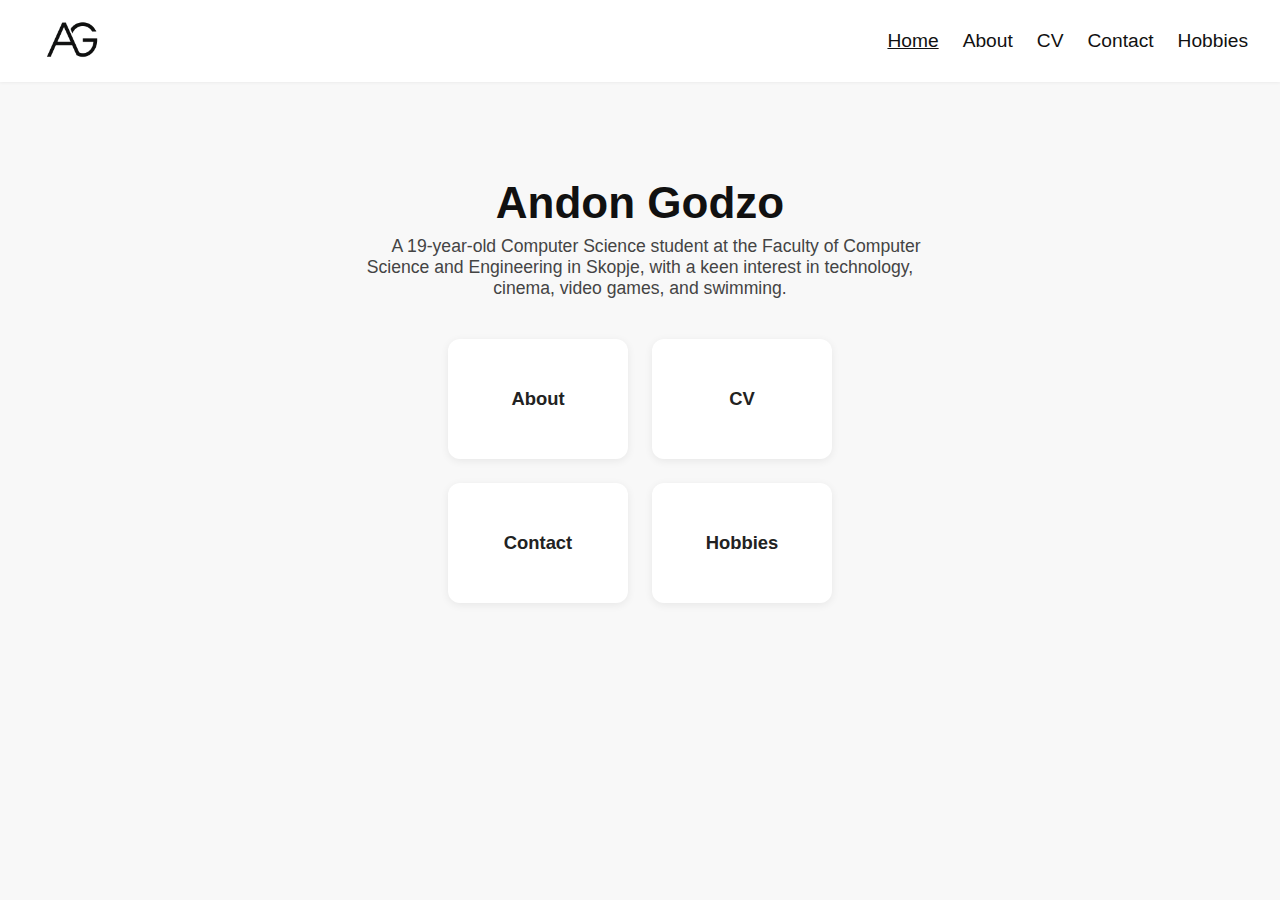
<file: index.html>
<!DOCTYPE html>
<html lang="en">
<head>
  <meta charset="UTF-8" />
  <meta name="viewport" content="width=device-width, initial-scale=1.0" />
  <link rel="stylesheet" href="CSS/index_style.css">
  <title>Andon Godzo</title>
  
</head>
<body>
  <nav>
    <img src="Pictures/Personal_logo_transparent.png" alt="Logo" class="logo" />
    <div class="nav-links">
      <a  class="here" href="#Home">Home</a>
      <a href="HTMLs/About.html">About</a>
      <a href="Pictures/CV.pdf">CV</a>
      <a href="#contact">Contact</a>
      <a href="#hobbies">Hobbies</a>
    </div>
  </nav>

  <main class="container">
    <h1>Andon Godzo</h1>
    <p>
        A 19-year-old Computer Science student at the Faculty of Computer Science and Engineering in Skopje, with a keen interest in technology, cinema, video games, and swimming.
    </p>

    <div class="quick-links-grid">
      <a href="HTMLs/About.html" class="quick-link-square">About</a>
      <a href="Pictures/CV.pdf" class="quick-link-square">CV</a>
      <a href="#projects" class="quick-link-square">Contact</a>
      <a href="#contact" class="quick-link-square">Hobbies</a>
    </div>

  </main>
</body>
</html>
</file>
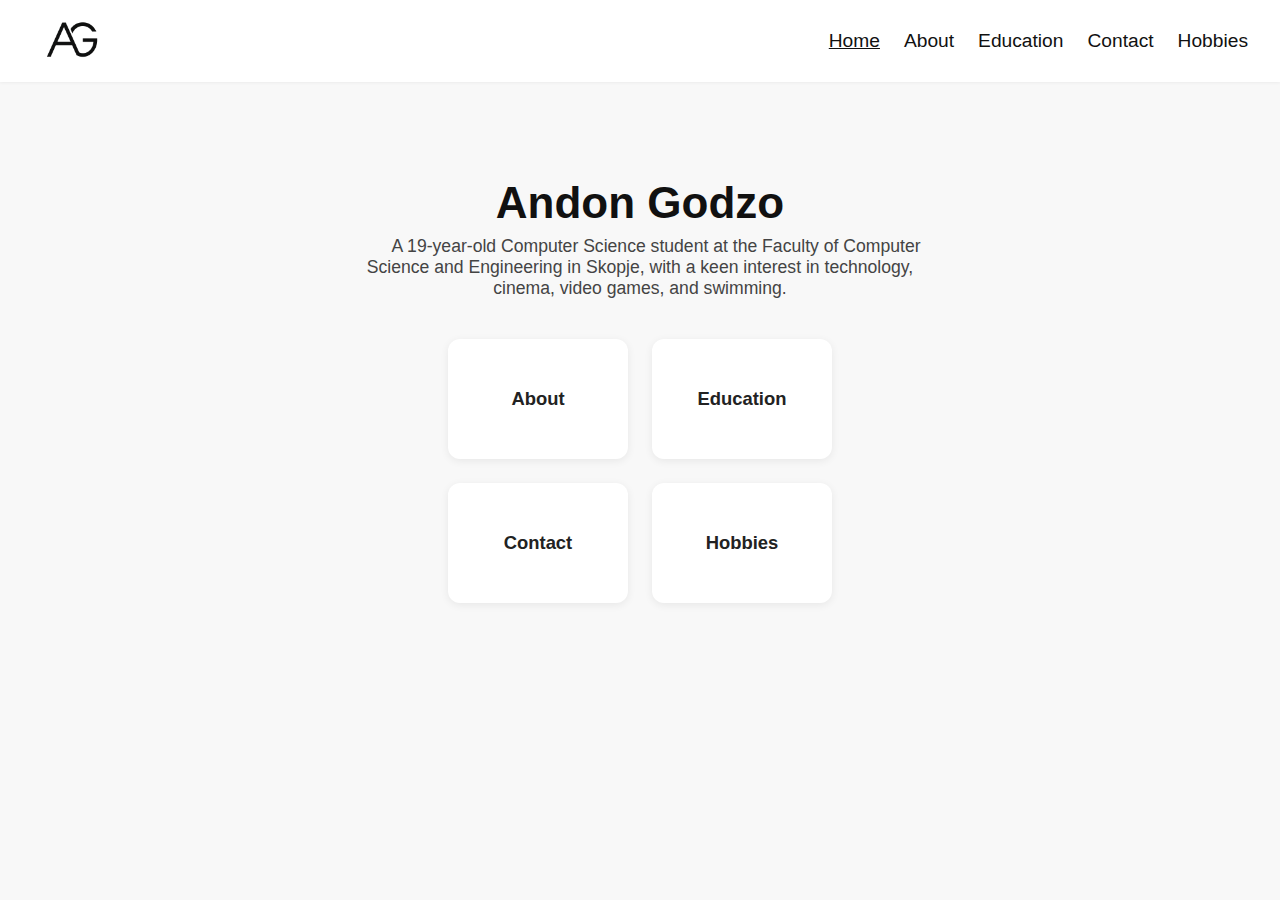
<file: HTMLs/index.html>
<!DOCTYPE html>
<html lang="en">
<head>
  <meta charset="UTF-8" />
  <meta name="viewport" content="width=device-width, initial-scale=1.0" />
  <link rel="stylesheet" href="../CSS/index_style.css">
  <title>Andon Godzo</title>
  
</head>
<body>
  <nav>
    <img src="../Pictures/Personal_logo_transparent.png" alt="Logo" class="logo" />
    <div class="nav-links">
      <a  class="here" href="#Home">Home</a>
      <a href="About.html">About</a>
      <a href="#projects">Education</a>
      <a href="#contact">Contact</a>
      <a href="#hobbies">Hobbies</a>
    </div>
  </nav>

  <main class="container">
    <h1>Andon Godzo</h1>
    <p>
        A 19-year-old Computer Science student at the Faculty of Computer Science and Engineering in Skopje, with a keen interest in technology, cinema, video games, and swimming.
    </p>

    <div class="quick-links-grid">
      <a href="About.html" class="quick-link-square">About</a>
      <a href="#about" class="quick-link-square">Education</a>
      <a href="#projects" class="quick-link-square">Contact</a>
      <a href="#contact" class="quick-link-square">Hobbies</a>
    </div>

  </main>
</body>
</html>
</file>
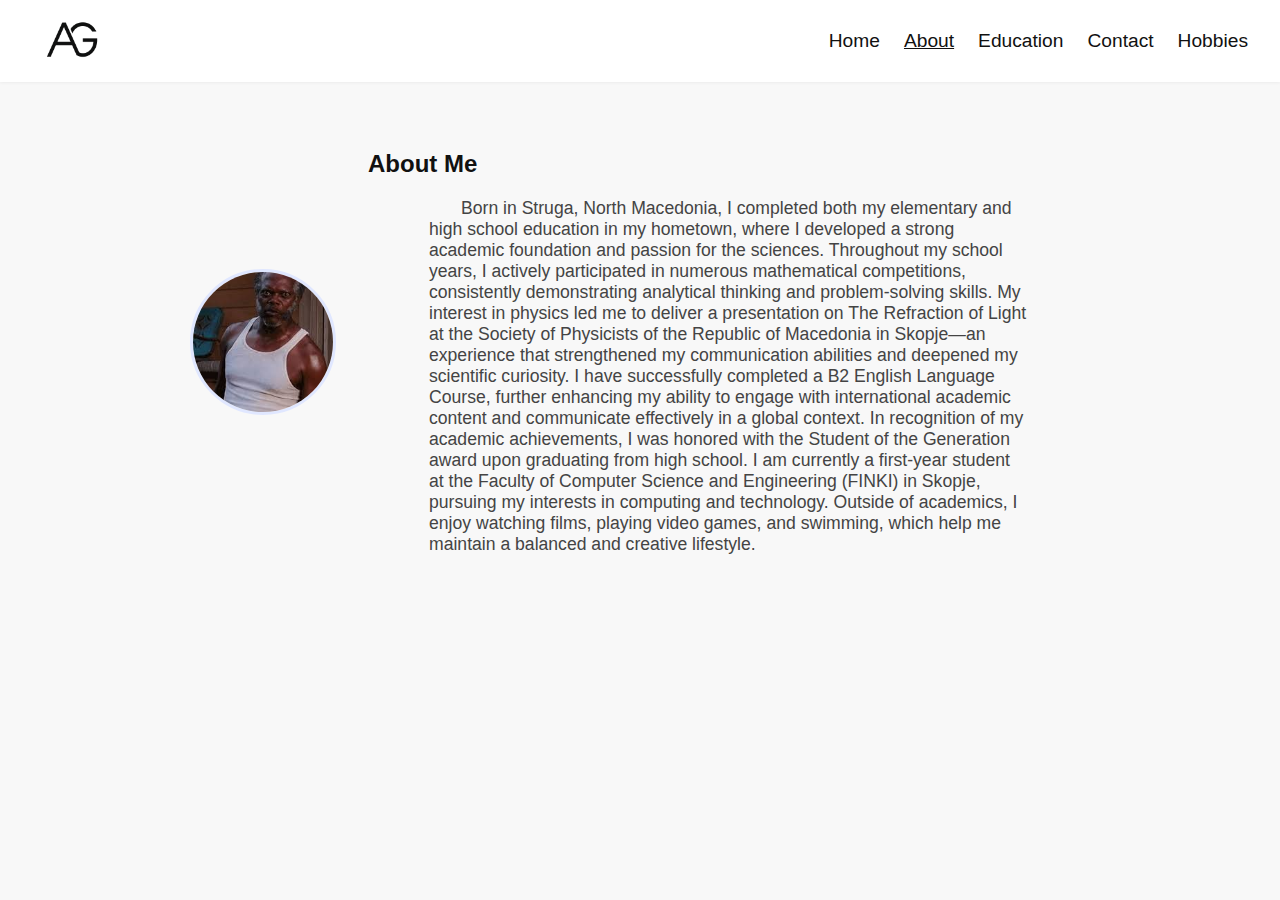
<file: HTMLs/About.html>
<!DOCTYPE html>
<html lang="en">
<head>
  <meta charset="UTF-8" />
  <meta name="viewport" content="width=device-width, initial-scale=1.0" />
  <link rel="stylesheet" href="../CSS/index_style.css">
  <title>Andon Godzo</title>
  
</head>
<body>
  <nav>
    <img src="../Pictures/Personal_logo_transparent.png" alt="Logo" class="logo" />
    <div class="nav-links">
      <a href="index.html">Home</a>
      <a class="here" href="#about">About</a>
      <a href="#projects">Education</a>
      <a href="#contact">Contact</a>
      <a href="#hobbies">Hobbies</a>
    </div>
  </nav>

  <main>
    <main class="about-main">
  <div class="about-flex">
    <img src="../Pictures/s1.jpg" alt="Andon Godzo" class="profile-pic" />
    <div class="about-text">
      <h2>About Me</h2>
      <p>
        Born in Struga, North Macedonia, I completed both my elementary and high school education in my hometown, where I developed a strong academic foundation and passion for the sciences. Throughout my school years, I actively participated in numerous mathematical competitions, consistently demonstrating analytical thinking and problem-solving skills.

My interest in physics led me to deliver a presentation on The Refraction of Light at the Society of Physicists of the Republic of Macedonia in Skopje—an experience that strengthened my communication abilities and deepened my scientific curiosity.

I have successfully completed a B2 English Language Course, further enhancing my ability to engage with international academic content and communicate effectively in a global context. In recognition of my academic achievements, I was honored with the Student of the Generation award upon graduating from high school.

I am currently a first-year student at the Faculty of Computer Science and Engineering (FINKI) in Skopje, pursuing my interests in computing and technology. Outside of academics, I enjoy watching films, playing video games, and swimming, which help me maintain a balanced and creative lifestyle.
      </p>
    </div>
  </div>
  </main>

  
</body>
</html>
</file>
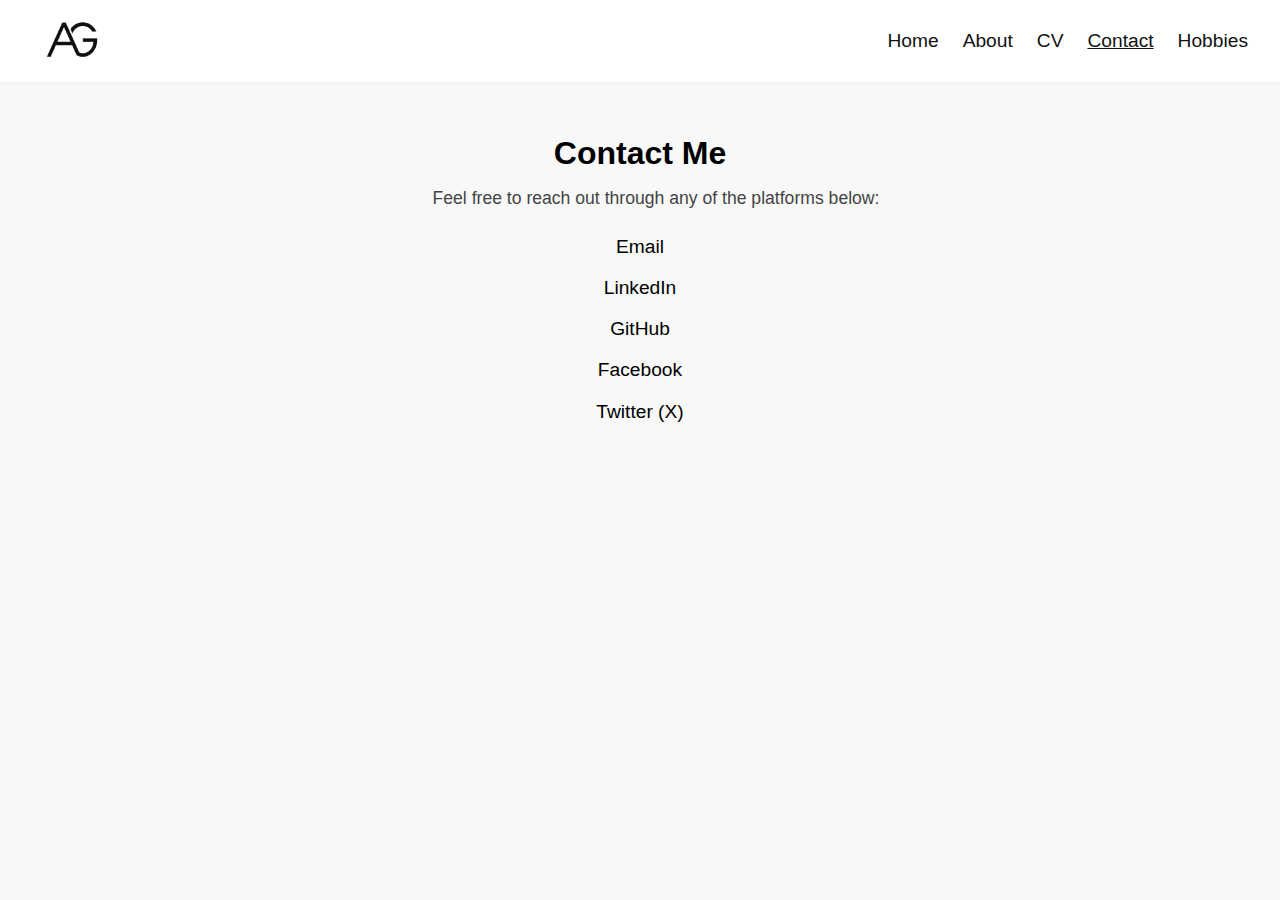
<file: HTMLs/Contact.html>
<!DOCTYPE html>
<html lang="en">
<head>
  <meta charset="UTF-8" />
  <meta name="viewport" content="width=device-width, initial-scale=1.0" />
  <link rel="stylesheet" href="../CSS/index_style.css">
  <title>Andon Godzo</title>
  
</head>
<body>
  <nav>
    <img src="../Pictures/Personal_logo_transparent.png" alt="Logo" class="logo" />
    <div class="nav-links">
      <a href="../index.html">Home</a>
      <a href="About.html">About</a>
      <a href="../Pictures/CV.pdf">CV</a>
      <a class="here" href="#contact">Contact</a>
      <a href="#hobbies">Hobbies</a>
    </div>
  </nav>

   <main class="contact-main">
    <h1 class="contact-title">Contact Me</h1>
    <p class="contact-description">Feel free to reach out through any of the platforms below:</p>
    <ul class="contact-list">
      <li class="contact-item"><a href="mailto:godzoandon@gmail.com" class="contact-link">Email</a></li>
      <li class="contact-item"><a href="https://www.linkedin.com/in/andon-godjo-493b6433a/" class="contact-link" target="_blank">LinkedIn</a></li>
      <li class="contact-item"><a href="https://github.com/A-Godzo" class="contact-link" target="_blank">GitHub</a></li>
      <li class="contact-item"><a href="https://www.facebook.com/profile.php?id=100010913588807" class="contact-link" target="_blank">Facebook</a></li>
      <li class="contact-item"><a href="https://x.com/AndonGodjo" class="contact-link" target="_blank">Twitter (X)</a></li>
    </ul>
  </main>

</body>
</html>
</file>
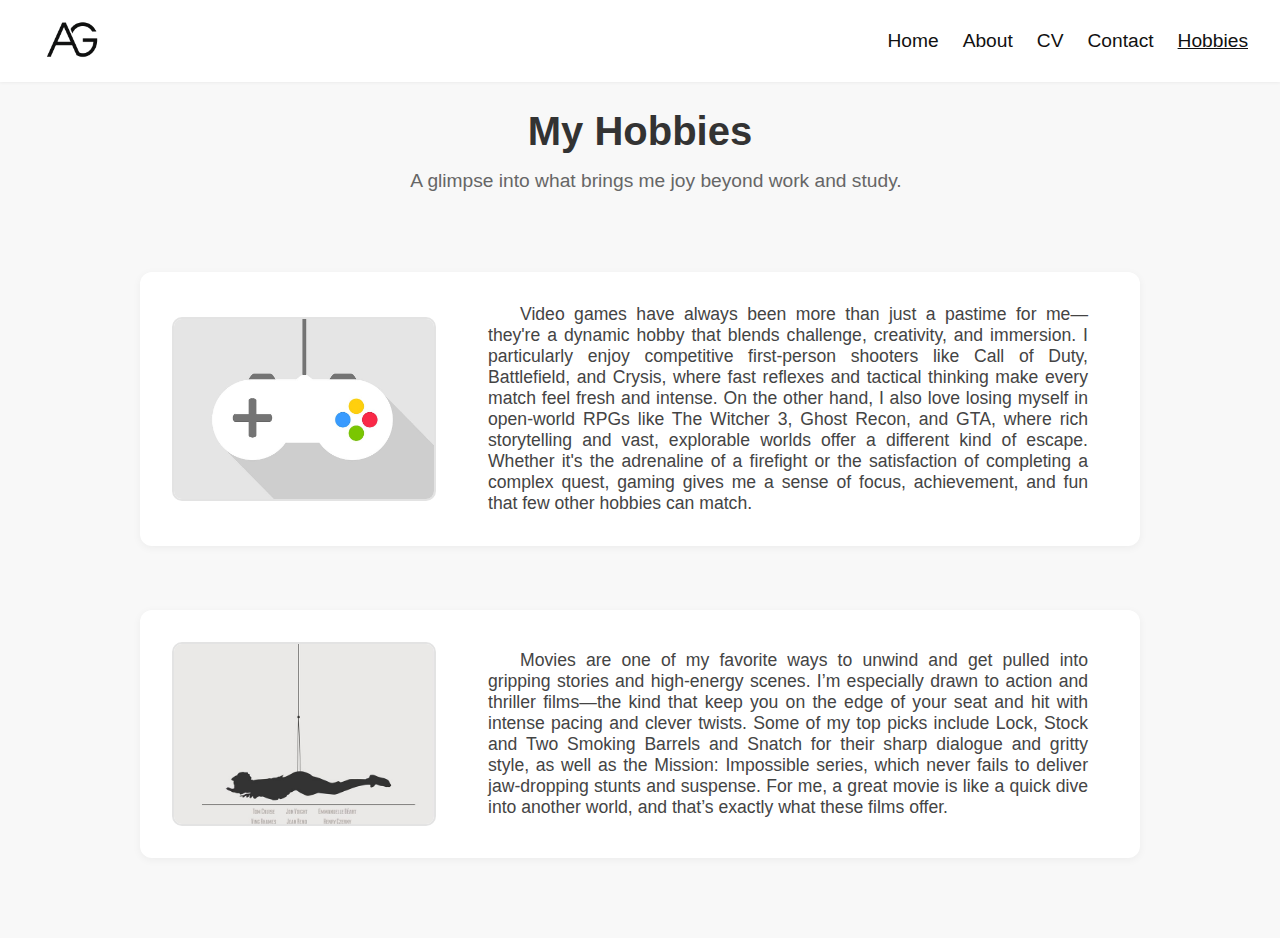
<file: HTMLs/Hobbies.html>
<!DOCTYPE html>
<html lang="en">
<head>
  <meta charset="UTF-8" />
  <meta name="viewport" content="width=device-width, initial-scale=1.0" />
  <link rel="stylesheet" href="../CSS/index_style.css">
  <title>My Hobbies</title>
  
</head>

<body>

  <nav>
    <img src="../Pictures/Personal_logo_transparent.png" alt="Logo" class="logo" />
    <div class="nav-links">
      <a href="../index.html">Home</a>
      <a href="About.html">About</a>
      <a href="../Pictures/CV.pdf" target="_blank">CV</a>
      <a href="Contact.html">Contact</a>
      <a class="here" href="#hobbies">Hobbies</a>
    </div>
  </nav>

  <h1 class="hobbies-title">My Hobbies</h1>
  <p class="hobbies-undertitle">A glimpse into what brings me joy beyond work and study.</p>


  <main class="hobbies-main">  

  <section class="hobby-section">

    <img src="../Pictures/Cntrlr.jpg" alt="Hobby 1" class="hobby-image" />

    <p class="hobby-text">
      Video games have always been more than just a pastime for me—they're a dynamic hobby that blends challenge, creativity, and immersion. I particularly enjoy competitive first-person shooters like Call of Duty, Battlefield, and Crysis, where fast reflexes and tactical thinking make every match feel fresh and intense. On the other hand, I also love losing myself in open-world RPGs like The Witcher 3, Ghost Recon, and GTA, where rich storytelling and vast, explorable worlds offer a different kind of escape. Whether it's the adrenaline of a firefight or the satisfaction of completing a complex quest, gaming gives me a sense of focus, achievement, and fun that few other hobbies can match. 
    </p>

  </section>

  <section class="hobby-section">

    <img src="../Pictures/Movie.jpg" alt="Hobby 2" class="hobby-image" />

    <p class="hobby-text">
      Movies are one of my favorite ways to unwind and get pulled into gripping stories and high-energy scenes. I’m especially drawn to action and thriller films—the kind that keep you on the edge of your seat and hit with intense pacing and clever twists. Some of my top picks include Lock, Stock and Two Smoking Barrels and Snatch for their sharp dialogue and gritty style, as well as the Mission: Impossible series, which never fails to deliver jaw-dropping stunts and suspense. For me, a great movie is like a quick dive into another world, and that’s exactly what these films offer.
    </p>
    
  </section>

</main>

</body>
</html>
</file>
<file: CSS/index_style.css>
body {
      margin: 0;
      padding: 0;
      font-family: -apple-system, BlinkMacSystemFont, 'Segoe UI', Roboto, Oxygen,
        Ubuntu, Cantarell, 'Open Sans', 'Helvetica Neue', sans-serif;
      background-color: #f8f8f8;
      color: #111;
    }

    nav {
      display: flex;
      justify-content: space-between;
      align-items: center;
      padding: 1rem 2rem;
      background-color: #ffffff;
      box-shadow: 0 1px 3px rgba(0, 0, 0, 0.05);
    }

    .logo {
    height: 80px;      
    width: auto;
    object-fit: contain;
    display: inline;
    margin-top: -15px; 
    margin-bottom: -15px;
    }

    .nav-links {
      display: flex;
      gap: 1.5rem;
    }

    .nav-links .here{
      text-decoration: underline;
      color: #111;
      font-weight: 500;
      font-size: 1.2rem;
    }

    .nav-links a {
      text-decoration: none;
      color: #111;
      font-weight: 500;
      font-size: 1.2rem;
    }

    .nav-links a:hover{
      text-decoration: underline;
      color: #111;
      font-weight: 500;
      font-size: 1.2rem;
    }

    .container {
      max-width: 800px;
      margin: 6rem auto;
      padding: 0 1.5rem;
      text-align: center; 
    }

    h1 {
      font-size: 2.75rem;
      margin-bottom: 0.5rem;
    }

    p {
      text-indent: 2rem;
      font-size: 1.1rem;
      color: #444;
      max-width: 600px;
      margin: 0 auto;
    }

  .quick-links-grid {
    display: grid;
   grid-template-columns: repeat(2, 180px); 
   grid-template-rows: repeat(2, 120px);
   gap: 1.5rem;
   justify-content: center;
   margin-top: 2.5rem;
  }

.quick-link-square {
  display: flex;
  align-items: center;
  justify-content: center;
  background: #fff;
  border-radius: 12px;
  box-shadow: 0 2px 8px rgba(0,0,0,0.07);
  font-size: 1.15rem;
  font-weight: 600;
  color: #222;
  text-decoration: none;
  transition: transform 0.18s, box-shadow 0.18s, background 0.18s;
  height: 100%;
  width: 100%;
}

.quick-link-square:hover {
  background: #ececec; 
  color: #222;
  box-shadow: 0 4px 16px rgba(60,60,60,0.12); 
  border: 1.5px solid #d1d1d1; 
  text-decoration: underline;
  transform: translateY(-6px) scale(1.06);
}

.contact-main {
  padding: 2em;
  max-width: 800px;
  margin: 0 auto;
  color: #000000;
}

.contact-title {
  font-size: 2em;
  margin-bottom: 0.5em;
  text-align: center;
}

.contact-description {
  font-size: 1.1em;
  margin-bottom: 1.5em;
  text-align: center;
}

.contact-list {
  list-style: none;
  padding: 0;
  font-size: 1.2em;
  text-align: center;
}

.contact-item {
  margin: 1em 0;
}

.contact-link {
  color: #000000;
  text-decoration: none;
  border-bottom: 1px solid transparent;
  transition: border-bottom 0.2s ease-in-out;
}

.contact-link:hover {
  border-bottom: 1px solid #000000;
}

.hobbies-main {
  max-width: 1000px;
  margin: 5rem auto;
  padding: 0 1.5rem;
  display: flex;
  flex-direction: column;
  gap: 4rem;
}

.hobbies-title{
  font-size: 2.5rem;
  text-align: center;
  margin-bottom: 1rem;
  color: #333;
}

.hobbies-undertitle{
  font-size: 1.2rem;
  text-align: center;
  color: #666;
  margin-bottom: 2rem;
}
.hobby-section {
  display: flex;
  align-items: center;
  gap: 2rem;
  background-color: #ffffff;
  border-radius: 12px;
  box-shadow: 0 2px 8px rgba(0, 0, 0, 0.05);
  padding: 2rem;
  transition: transform 0.2s ease, box-shadow 0.2s ease;
}

.hobby-section:hover {
  transform: translateY(-4px);
  box-shadow: 0 4px 16px rgba(0, 0, 0, 0.08);
}

.hobby-text {
  flex: 1;
  font-size: 1.1rem;
  color: #444;
  text-indent: 2rem;
  text-align: justify;
}

.hobby-image {
  width: 260px;
  height: 180px;
  object-fit: cover;
  border-radius: 10px;
  flex-shrink: 0;
  border: 2px solid #e3e3e3;
}

.about-main {
  max-width: 900px;
  margin: 3rem auto;
  padding: 0 1.5rem;
}

.about-flex {
  display: flex;
  align-items: center;
  gap: 2rem;
}

.profile-pic {
  width: 140px;
  height: 140px;
  object-fit: cover;
  border-radius: 50%;
  border: 3px solid #e0e7ff;
}

.about-text {
  flex: 1;
}

@media (max-width: 850px) {
  .hobby-section {
    flex-direction: column;
    text-align: center;
    padding: 1.5rem;
  }

  .hobby-image {
    width: 100%;
    height: auto;
    max-height: 250px;
  }

  .hobby-text {
    text-indent: 0;
  }
}


@media (max-width: 900px) {
  .container {
    max-width: 98vw;
    margin: 3rem auto;
    padding: 0 0.5rem;
  }
  .quick-links-grid {
    grid-template-columns: repeat(2, minmax(120px, 1fr));
    grid-template-rows: repeat(2, 100px);
    gap: 1rem;
  }
  .quick-link-square {
    font-size: 1rem;
  }
  nav {
    flex-direction: row;
    align-items: flex-end;
    align-items: center;
    padding: 1rem;
  }
  .nav-links {
    margin-top: 0.5rem;
    gap: 1rem;
  }
  .logo {
    height: 60px;
    margin: 0;
  }
}

@media (max-width: 600px) {
  .container {
    margin: 2rem auto;
    padding: 0 0.25rem;
  }
  .quick-links-grid {
    grid-template-columns: 1fr;
    grid-template-rows: repeat(4, 70px);
    gap: 0.75rem;
  }
  .quick-link-square {
    font-size: 0.95rem;
    border-radius: 10px;
  }
  nav {
    flex-direction: column;
    align-items: flex-start;
    padding: 0.5rem;
  }
  .nav-links {
    flex-direction: column;
    gap: 0.5rem;
    width: 100%;
  }
  .logo {
    height: 45px;
    margin: 0 0 0.5rem 0;
  }
  h1 {
    font-size: 2rem;
  }
  p {
    font-size: 1rem;
    max-width: 98vw;
  }
}

@media (max-width: 700px) {
  .about-flex {
    flex-direction: column;
    align-items: flex-start;
    gap: 1.2rem;
  }
  .profile-pic {
    width: 110px;
    height: 110px;
  }
}
</file>
